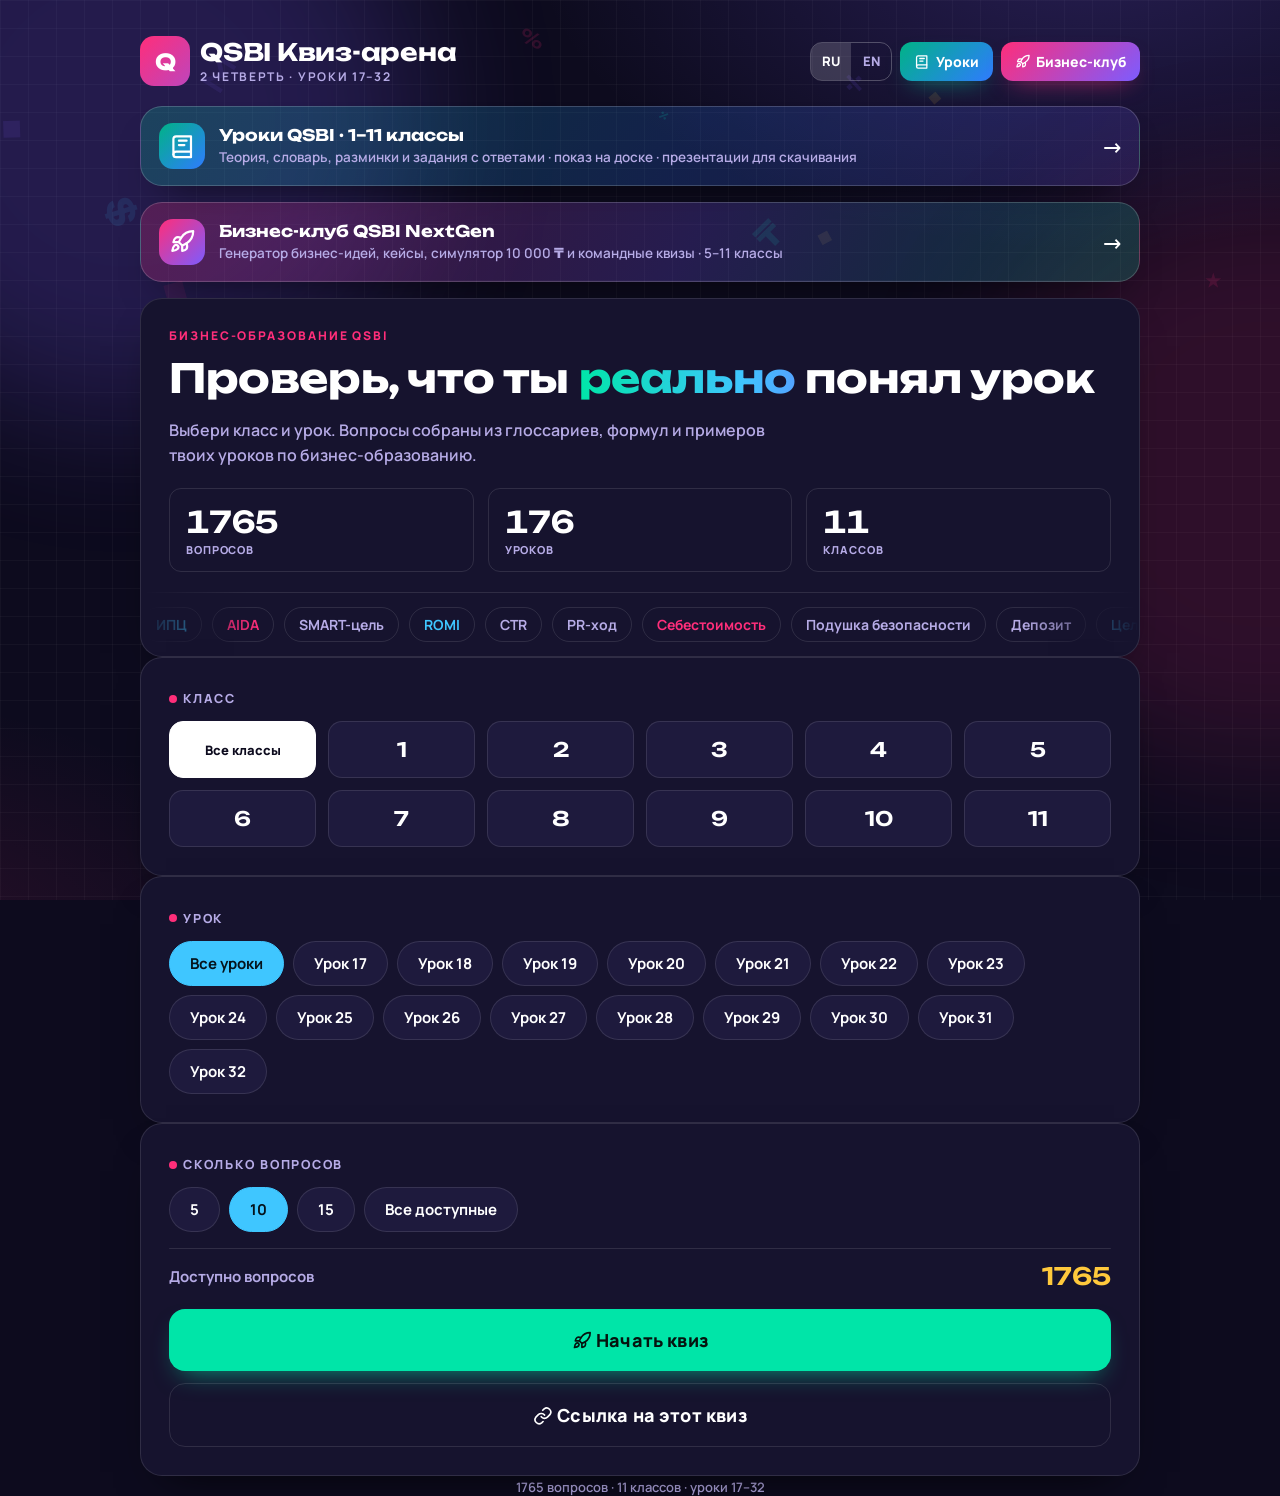
<file: index.html>
<!doctype html>
<html lang="ru">
<head>
<meta charset="utf-8">
<meta name="viewport" content="width=device-width,initial-scale=1,viewport-fit=cover">
<title>QSBI Квиз-арена</title>
<meta name="description" content="Квиз по бизнес-образованию QSBI: 1–11 классы, уроки 17–32 второй четверти.">
<meta name="theme-color" content="#140F30">
<link rel="manifest" href="manifest.webmanifest">
<link rel="icon" href="icons/icon-192.png" type="image/png">
<link rel="apple-touch-icon" href="icons/apple-touch-icon.png">
<meta name="apple-mobile-web-app-capable" content="yes">
<meta name="apple-mobile-web-app-title" content="QSBI Квиз">
<link rel="preconnect" href="https://fonts.googleapis.com">
<link rel="preconnect" href="https://fonts.gstatic.com" crossorigin>
<link href="https://fonts.googleapis.com/css2?family=Unbounded:wght@500;600;700&family=Manrope:wght@500;600;700;800&display=swap" rel="stylesheet">
<style>
/* QSym: the 17 symbols the site uses (₸ → − ÷ ≈ ★ ≠ ✕ ↺ ↗ ◆ ∑ ² ← ✔ ▶ ∞), cut from DejaVu Sans (free licence,
   dejavu-fonts.github.io). Shipped inside the page so old systems without these glyphs still show them. */
@font-face{font-family:'QSym';font-weight:400;font-display:block;src:url([data-uri]) format('woff2');unicode-range:U+20B8,U+2192,U+2212,U+00F7,U+2248,U+2605,U+2260,U+2715,U+21BA,U+2197,U+25C6,U+2211,U+00B2,U+2190,U+2714,U+25B6,U+221E}
@font-face{font-family:'QSym';font-weight:700;font-display:block;src:url([data-uri]) format('woff2');unicode-range:U+20B8,U+2192,U+2212,U+00F7,U+2248,U+2605,U+2260,U+2715,U+21BA,U+2197,U+25C6,U+2211,U+00B2,U+2190,U+2714,U+25B6,U+221E}
</style>
<style>
:root{
  --bg:#140F30;
  --bg2:#1D1550;
  --surface:#241A63;
  --surface2:#2E2278;
  --ink:#FFFFFF;
  --muted:#B6ABE6;
  --line:rgba(255,255,255,.16);
  --outline:#0A0620;
  --pink:#FF2E7A;
  --pink-deep:#C4195C;
  --yellow:#FFC93C;
  --yellow-deep:#E6A400;
  --mint:#00E5A8;
  --mint-deep:#00AE80;
  --blue:#3FC6FF;
  --blue-deep:#1C97D1;
  --shadow-pop: 0 10px 0 rgba(0,0,0,.35);
}
*{box-sizing:border-box;}
html,body{height:100%;}
body{
  margin:0;
  background:
    radial-gradient(circle at 15% 8%, rgba(255,46,122,.25), transparent 40%),
    radial-gradient(circle at 85% 12%, rgba(63,198,255,.22), transparent 45%),
    radial-gradient(circle at 50% 95%, rgba(0,229,168,.18), transparent 45%),
    var(--bg);
  color:var(--ink);
  font-family:var(--body);
  padding-inline:16px;
  padding-block:24px 40px;
  min-height:calc(100% - 0px);
  position:relative;
  overflow-x:hidden;
}
h1,h2,h3{font-family:var(--display);margin:0;}
[hidden]{display:none!important;}
button{font-family:inherit;}

/* floating decorative shapes */
@media (prefers-reduced-motion: reduce){*{animation:none!important;transition:none!important;}}
.app{max-width:560px;margin:0 auto;position:relative;z-index:1;display:flex;flex-direction:column;gap:16px;}

.brand{display:flex;align-items:center;justify-content:space-between;gap:10px;}
.brand .logo{display:flex;align-items:center;gap:10px;}
.brand .badge{
  width:42px;height:42px;border-radius:14px;background:linear-gradient(145deg,var(--yellow),var(--pink));
  border:3px solid var(--outline);display:flex;align-items:center;justify-content:center;
  font-family:var(--display);font-weight:800;font-size:20px;color:var(--outline);
  transform:rotate(-6deg);box-shadow:3px 4px 0 var(--outline);
}
.brand h1{font-size:22px;font-weight:800;letter-spacing:.01em;}
.brand .sub{font-size:11px;color:var(--muted);font-weight:700;text-transform:uppercase;letter-spacing:.08em;margin-top:1px;}

.card{
  background:var(--surface);
  border:3px solid var(--outline);
  border-radius:22px;
  padding:20px;
  box-shadow:0 8px 0 var(--outline), 0 14px 26px -10px rgba(0,0,0,.55);
}
.lede{color:var(--muted);font-size:14.5px;line-height:1.55;font-weight:600;}

.section-label{
  display:inline-flex;align-items:center;gap:6px;
  font-family:var(--display);font-weight:700;font-size:13px;color:var(--yellow);
  text-transform:uppercase;letter-spacing:.04em;margin-bottom:10px;
}
.section-label .dot{width:8px;height:8px;border-radius:50%;background:var(--yellow);box-shadow:0 0 10px var(--yellow);}

/* grade grid - planet badges */
.grid-grades{display:grid;grid-template-columns:repeat(4,1fr);gap:9px;}
@media (max-width:380px){.grid-grades{grid-template-columns:repeat(3,1fr);}}
.tile{
  position:relative;border:3px solid var(--outline);background:var(--surface2);color:var(--ink);
  border-radius:16px;padding:10px 0;font-family:var(--display);font-weight:700;font-size:17px;
  cursor:pointer;text-align:center;box-shadow:0 5px 0 var(--outline);transition:transform .08s ease, box-shadow .08s ease;
}
.tile:hover{transform:translateY(-2px);}
.tile:active{transform:translateY(3px);box-shadow:0 2px 0 var(--outline);}
.tile.active{background:linear-gradient(145deg,var(--pink),var(--pink-deep));box-shadow:0 5px 0 var(--pink-deep), 0 0 0 3px rgba(255,46,122,.3);}
.tile.all{grid-column:span 2;font-family:var(--body);font-weight:800;font-size:13px;}
@media (max-width:380px){.tile.all{grid-column:span 3;}}

.chip-row{display:flex;flex-wrap:wrap;gap:9px;}
.chip{
  border:3px solid var(--outline);background:var(--surface2);color:var(--ink);
  border-radius:999px;padding:9px 18px;font-size:13.5px;font-weight:800;font-family:var(--body);
  cursor:pointer;box-shadow:0 4px 0 var(--outline);transition:transform .08s ease, box-shadow .08s ease;
}
.chip:hover{transform:translateY(-2px);}
.chip:active{transform:translateY(2px);box-shadow:0 2px 0 var(--outline);}
.chip.active{background:linear-gradient(145deg,var(--blue),var(--blue-deep));box-shadow:0 4px 0 var(--blue-deep);}
.chip[disabled]{opacity:.3;cursor:not-allowed;pointer-events:none;}

.divider{height:3px;background:repeating-linear-gradient(90deg,var(--line) 0 8px, transparent 8px 16px);margin:6px 0;border-radius:3px;}

.pool-line{display:flex;align-items:center;justify-content:space-between;font-size:13.5px;font-weight:700;color:var(--muted);}
.pool-line strong{font-family:var(--display);color:var(--yellow);font-size:20px;}
.best-badge{
  margin-top:10px;font-family:var(--display);font-weight:700;font-size:13px;color:var(--outline);
  background:linear-gradient(145deg,var(--yellow),var(--yellow-deep));display:inline-block;
  padding:6px 14px;border-radius:999px;border:2.5px solid var(--outline);transform:rotate(-2deg);
}

.btn{
  border:3px solid var(--outline);border-radius:18px;padding:16px 20px;font-size:17px;font-weight:800;
  font-family:var(--display);cursor:pointer;width:100%;transition:transform .08s ease, box-shadow .08s ease;
}
.btn-primary{background:linear-gradient(145deg,var(--mint),var(--mint-deep));color:var(--outline);box-shadow:0 7px 0 var(--mint-deep);}
.btn-primary:hover{transform:translateY(-2px);}
.btn-primary:active{transform:translateY(5px);box-shadow:0 2px 0 var(--mint-deep);}
.btn-primary[disabled]{background:#4a4470;color:#8d84b5;box-shadow:0 7px 0 #352f58;cursor:not-allowed;}
.btn-ghost{background:var(--surface2);color:var(--ink);box-shadow:0 7px 0 var(--outline);}
.btn-ghost:hover{transform:translateY(-2px);}
.btn-ghost:active{transform:translateY(5px);box-shadow:0 2px 0 var(--outline);}

footer{text-align:center;font-size:11.5px;color:var(--muted);font-weight:700;margin-top:2px;}


/* ---------- quiz progress bar ---------- */
.progress-wrap{display:flex;flex-direction:column;gap:8px;}
.progress-top{display:flex;justify-content:space-between;align-items:center;}
.progress-count{font-family:var(--display);font-weight:700;font-size:13px;color:var(--muted);}
.milestones{position:relative;height:22px;}
.progress-track{
  position:absolute;top:50%;left:0;right:0;height:14px;transform:translateY(-50%);
  background:var(--surface2);border-radius:999px;border:2.5px solid var(--outline);overflow:hidden;
}
.progress-fill{
  height:100%;background:linear-gradient(90deg,var(--mint),var(--blue));border-radius:999px;
  transition:width .35s cubic-bezier(.34,1.56,.64,1);position:relative;
}
.milestone-row{position:absolute;top:50%;left:0;right:0;transform:translateY(-50%);display:flex;justify-content:space-between;pointer-events:none;}
.milestone{width:18px;height:18px;border-radius:50%;background:var(--surface);border:2.5px solid var(--outline);
  display:flex;align-items:center;justify-content:center;font-size:9px;transition:background .3s ease, transform .3s ease;}
.milestone.lit{background:var(--yellow);transform:scale(1.25);box-shadow:0 0 8px var(--yellow);}

.score-strip{display:flex;gap:10px;justify-content:space-between;}
.pill{
  flex:1;background:var(--surface2);border:2.5px solid var(--outline);border-radius:14px;
  padding:7px 10px;text-align:center;
}
.pill .plabel{font-size:9.5px;font-weight:800;color:var(--muted);text-transform:uppercase;letter-spacing:.05em;}
.pill .pval{font-family:var(--display);font-weight:800;font-size:19px;}
.pill.correct .pval{color:var(--mint);}
.pill.wrong .pval{color:var(--pink);}
.pill.streak .pval{color:var(--yellow);}
.pill.streak.hot .pval{animation:flicker 1s ease-in-out infinite;}
@keyframes flicker{0%,100%{transform:scale(1);}50%{transform:scale(1.15);}}

.topic-tag{
  display:inline-flex;align-items:center;gap:6px;background:var(--surface2);color:var(--muted);
  border-radius:999px;padding:6px 14px;font-size:11.5px;font-weight:800;border:2px solid var(--line);
}
.qcard{
  background:var(--surface2);border:3px solid var(--outline);border-radius:20px;padding:18px;
  margin-top:14px;transform:rotate(-0.6deg);box-shadow:0 6px 0 var(--outline);
}
.qcard.shake{animation:shake .4s ease;}
@keyframes shake{0%,100%{transform:rotate(-0.6deg) translateX(0);}20%{transform:rotate(-0.6deg) translateX(-8px);}
  40%{transform:rotate(-0.6deg) translateX(7px);}60%{transform:rotate(-0.6deg) translateX(-5px);}80%{transform:rotate(-0.6deg) translateX(4px);}}
.qtext{font-size:19px;line-height:1.35;font-weight:800;font-family:var(--display);margin-top:10px;}

.opts{display:grid;grid-template-columns:1fr 1fr;gap:10px;margin-top:16px;}
@media (max-width:420px){.opts{grid-template-columns:1fr;}}
.opt{
  display:flex;align-items:center;gap:10px;text-align:left;
  border:3px solid var(--outline);background:var(--surface);border-radius:16px;
  padding:13px 14px;font-size:14px;font-weight:700;color:var(--ink);
  cursor:pointer;font-family:var(--body);box-shadow:0 5px 0 var(--outline);
  transition:transform .08s ease, box-shadow .08s ease;position:relative;overflow:hidden;
}
.opt:hover:not([disabled]){transform:translateY(-2px);}
.opt:active:not([disabled]){transform:translateY(3px);box-shadow:0 2px 0 var(--outline);}
.opt .letter{
  flex:none;width:28px;height:28px;border-radius:9px;background:var(--surface2);
  border:2.5px solid var(--outline);display:flex;align-items:center;justify-content:center;
  font-family:var(--display);font-size:13px;font-weight:800;color:var(--muted);
}
.opt.correct{background:linear-gradient(145deg,var(--mint),var(--mint-deep));color:var(--outline);animation:pop .4s ease;}
.opt.correct .letter{background:var(--outline);color:var(--mint);}
.opt.wrong{background:linear-gradient(145deg,var(--pink),var(--pink-deep));color:#fff;animation:shake .4s ease;}
.opt.wrong .letter{background:var(--outline);color:var(--pink);}
.opt[disabled]{cursor:default;}
.opt[disabled]:not(.correct):not(.wrong){opacity:.4;}
@keyframes pop{0%{transform:scale(1);}45%{transform:scale(1.07);}100%{transform:scale(1);}}

.footline{margin-top:18px;}
#next-btn{opacity:0;transform:translateY(10px);pointer-events:none;transition:opacity .25s ease, transform .25s ease;}
#next-btn.show{opacity:1;transform:translateY(0);pointer-events:auto;}

/* ---------- result screen ---------- */
.result-hero{text-align:center;padding-block:6px 4px;position:relative;}
.medal{width:90px;height:90px;margin:0 auto 6px;position:relative;animation:medalIn .6s cubic-bezier(.34,1.56,.64,1);}
@keyframes medalIn{0%{transform:scale(0) rotate(-40deg);}100%{transform:scale(1) rotate(0);}}
.medal .ribbon{position:absolute;top:-10px;left:50%;transform:translateX(-50%);display:flex;gap:4px;}
.medal .ribbon i{width:14px;height:34px;background:var(--pink);clip-path:polygon(0 0,100% 0,100% 100%,50% 80%,0 100%);}
.medal .ribbon i:last-child{background:var(--blue);}
.medal .disc{
  width:84px;height:84px;border-radius:50%;margin:0 auto;border:4px solid var(--outline);
  display:flex;align-items:center;justify-content:center;font-family:var(--display);font-weight:800;font-size:30px;
  background:linear-gradient(160deg,var(--yellow),#ffdf85);color:var(--outline);
  box-shadow:0 6px 0 var(--yellow-deep);
}
.medal.silver .disc{background:linear-gradient(160deg,#eaeaf2,#b9b9c9);box-shadow:0 6px 0 #8f8fa0;}
.medal.bronze .disc{background:linear-gradient(160deg,#e3a26a,#b9743b);box-shadow:0 6px 0 #8e5a2b;}
.result-pct{font-family:var(--display);font-weight:800;font-size:46px;line-height:1;margin-top:8px;}
.result-sub{color:var(--muted);font-size:14px;margin-top:4px;font-weight:700;}

.result-breakdown{display:flex;gap:10px;margin-top:16px;}
.stat-box{flex:1;background:var(--surface2);border:2.5px solid var(--outline);border-radius:14px;padding:12px;text-align:center;}
.stat-box .num{font-family:var(--display);font-size:22px;font-weight:800;}
.stat-box .lbl{font-size:10.5px;color:var(--muted);margin-top:2px;text-transform:uppercase;font-weight:800;letter-spacing:.04em;}

.review-list{display:flex;flex-direction:column;gap:10px;margin-top:14px;}
.review-item{border:2.5px solid var(--line);border-radius:14px;padding:12px 14px;font-size:13px;background:var(--surface2);}
.review-item .rt{font-size:10.5px;color:var(--muted);text-transform:uppercase;letter-spacing:.05em;margin-bottom:4px;font-weight:800;}
.review-item .rq{font-weight:800;margin-bottom:6px;}
.review-item .ra{color:var(--mint);font-weight:800;}

.actions{display:flex;gap:10px;margin-top:18px;}
canvas#confetti{position:fixed;inset:0;pointer-events:none;z-index:50;}
</style>

<style>
.explain{margin-top:14px;padding:12px 14px;border-radius:14px;border:2.5px solid var(--outline);font-size:14px;line-height:1.45;font-weight:700;}
.explain.ok{background:rgba(0,229,168,.16);}
.explain.no{background:rgba(255,46,122,.16);}
.explain strong{font-family:var(--display);font-weight:800;}
.review-item .rx{color:var(--muted);font-weight:700;margin-top:6px;line-height:1.4;}
.toast{position:fixed;left:50%;bottom:24px;transform:translateX(-50%);z-index:60;background:var(--yellow);color:var(--outline);
  border:3px solid var(--outline);border-radius:999px;padding:10px 18px;font-weight:800;box-shadow:0 5px 0 var(--outline);max-width:calc(100% - 32px);text-align:center;}
button:focus-visible{outline:3px solid var(--yellow);outline-offset:3px;}
.share-row{margin-top:12px;}
.toast-input{display:block;width:100%;margin-top:6px;font:inherit;font-size:12px;border:2px solid var(--outline);border-radius:10px;padding:6px 8px;background:#fff;color:var(--outline);}
.progress-count{white-space:nowrap;flex:none;margin-left:8px;}
</style>
<style>
/* Teen restyle: flat panels on a faint grid, Unbounded for display, Manrope for reading. */
:root{
  --display:'QSym','Unbounded','Manrope',system-ui,sans-serif;
  --body:'QSym','Manrope',system-ui,-apple-system,sans-serif;
  --bg:#0D0B1E; --surface:#16132E; --surface2:#1E1A3D; --line:rgba(255,255,255,.11); --violet:#7C5CFF;
}
body{
  font-family:var(--body);
  background:
    radial-gradient(900px 520px at 85% -8%, rgba(124,92,255,.24), transparent 62%),
    radial-gradient(760px 460px at -12% 108%, rgba(255,46,122,.13), transparent 60%),
    linear-gradient(rgba(255,255,255,.03) 1px, transparent 1px) 0 0/28px 28px,
    linear-gradient(90deg, rgba(255,255,255,.03) 1px, transparent 1px) 0 0/28px 28px,
    var(--bg);
  background-attachment:fixed;
}
.card{border:1px solid var(--line);border-radius:18px;box-shadow:0 22px 44px -26px rgba(0,0,0,.85);background:var(--surface);}
.brand .badge{transform:none;box-shadow:none;border:0;border-radius:12px;background:linear-gradient(135deg,var(--pink),var(--violet));color:#fff;font-family:var(--display);font-weight:700;font-size:18px;}
.brand h1{font-family:var(--display);font-weight:700;font-size:19px;letter-spacing:-.01em;}
.brand .sub{letter-spacing:.14em;}
.lede{font-weight:600;}
.section-label{font-family:var(--body);font-weight:800;font-size:11.5px;letter-spacing:.14em;color:var(--muted);}
.section-label .dot{background:var(--pink);box-shadow:none;}
.tile{border:1px solid var(--line);box-shadow:none;background:var(--surface2);font-family:var(--display);font-weight:600;font-size:16px;border-radius:12px;transition:background .15s ease,border-color .15s ease,transform .08s ease;}
.tile:hover{transform:none;border-color:rgba(255,255,255,.3);}
.tile:active{transform:scale(.97);box-shadow:none;}
.tile.active{background:#fff;color:var(--bg);border-color:#fff;box-shadow:none;}
.tile.all{font-family:var(--body);}
.chip{border:1px solid var(--line);box-shadow:none;background:var(--surface2);font-family:var(--body);font-weight:700;transition:background .15s ease,border-color .15s ease;}
.chip:hover{transform:none;border-color:rgba(255,255,255,.3);}
.chip:active{transform:scale(.97);box-shadow:none;}
.chip.active{background:var(--blue);color:#05131B;border-color:var(--blue);box-shadow:none;}
.divider{height:1px;background:var(--line);}
.pool-line strong{font-weight:600;font-size:19px;}
.best-badge{transform:none;border:1px solid rgba(255,201,60,.4);background:rgba(255,201,60,.1);color:var(--yellow);font-family:var(--body);font-weight:800;}
.btn{border:0;border-radius:14px;font-family:var(--body);font-weight:800;font-size:16px;letter-spacing:.01em;}
.btn-primary{background:var(--mint);color:#05140F;box-shadow:0 12px 26px -12px rgba(0,229,168,.65);}
.btn-primary:hover{transform:translateY(-1px);}
.btn-primary:active{transform:translateY(1px);box-shadow:none;}
.btn-primary[disabled]{background:#26214A;color:#6F6898;box-shadow:none;}
.btn-ghost{background:transparent;border:1px solid var(--line);color:var(--ink);box-shadow:none;}
.btn-ghost:hover{transform:none;border-color:rgba(255,255,255,.32);}
.btn-ghost:active{transform:scale(.99);box-shadow:none;}
footer{font-weight:600;}
.progress-top{gap:10px;}
.pt-right{display:flex;align-items:center;gap:8px;flex:none;}
.progress-count{font-family:var(--display);font-weight:500;font-size:12px;margin-left:0;font-variant-numeric:tabular-nums;}
.icon-btn{width:34px;height:34px;border-radius:10px;border:1px solid var(--line);background:transparent;color:var(--muted);font-size:15px;line-height:1;cursor:pointer;display:grid;place-items:center;}
.icon-btn:hover{color:var(--ink);border-color:rgba(255,255,255,.32);}
.milestones{height:6px;}
.progress-track{border:0;height:6px;background:rgba(255,255,255,.08);}
.milestone-row{display:none;}
.pill{border:1px solid var(--line);background:transparent;border-radius:12px;}
.pill .pval{font-weight:600;font-size:18px;font-variant-numeric:tabular-nums;}
.topic-tag{font-family:var(--body);font-weight:700;border:1px solid var(--line);background:transparent;min-width:0;}
@keyframes nudge{0%,100%{transform:translateX(0);}25%{transform:translateX(-6px);}50%{transform:translateX(5px);}75%{transform:translateX(-3px);}}
.qcard{transform:none;border:1px solid var(--line);box-shadow:none;background:var(--surface2);border-radius:16px;}
.qcard.shake{animation:nudge .35s ease;}
.qtext{font-family:var(--body);font-weight:800;font-size:19px;letter-spacing:-.01em;line-height:1.38;}
.opt{border:1px solid var(--line);box-shadow:none;background:var(--surface);border-radius:12px;font-family:var(--body);font-weight:600;transition:border-color .15s ease,background .15s ease;}
.opt:hover:not([disabled]){transform:none;border-color:rgba(255,255,255,.34);}
.opt:active:not([disabled]){transform:scale(.99);box-shadow:none;}
.opt .letter{border:1px solid var(--line);background:transparent;font-family:var(--display);font-weight:600;font-size:11px;border-radius:8px;}
.opt.correct{background:rgba(0,229,168,.14);border-color:var(--mint);color:var(--ink);animation:none;}
.opt.correct .letter{background:var(--mint);color:#05140F;border-color:var(--mint);}
.opt.wrong{background:rgba(255,46,122,.14);border-color:var(--pink);color:var(--ink);animation:nudge .35s ease;}
.opt.wrong .letter{background:var(--pink);color:#fff;border-color:var(--pink);}
.explain{border-width:1px;border-radius:12px;font-weight:600;}
.explain.ok{border-color:rgba(0,229,168,.45);background:rgba(0,229,168,.08);}
.explain.no{border-color:rgba(255,46,122,.45);background:rgba(255,46,122,.08);}
.explain strong{font-family:var(--body);}
.medal .ribbon{display:none;}
.medal .disc{border:0;box-shadow:none;font-size:34px;}
.result-pct{font-weight:700;font-size:44px;letter-spacing:-.02em;font-variant-numeric:tabular-nums;}
.stat-box{border:1px solid var(--line);background:transparent;border-radius:12px;}
.stat-box .num{font-weight:600;font-variant-numeric:tabular-nums;}
.review-item{border:1px solid var(--line);border-radius:12px;}
.toast{border:0;box-shadow:0 14px 34px -12px rgba(0,0,0,.75);}
button:focus-visible{outline:2px solid var(--blue);outline-offset:3px;}
.quit-panel{position:fixed;inset:0;z-index:70;display:grid;place-items:center;
  padding:max(16px,env(safe-area-inset-top,0px)) max(16px,env(safe-area-inset-right,0px)) max(16px,env(safe-area-inset-bottom,0px)) max(16px,env(safe-area-inset-left,0px));
  background:rgba(6,5,16,.72);backdrop-filter:blur(6px);-webkit-backdrop-filter:blur(6px);}
.quit-box{width:100%;max-width:400px;background:var(--surface);border:1px solid var(--line);border-radius:18px;padding:22px;box-shadow:0 30px 60px -20px rgba(0,0,0,.9);}
.quit-title{font-family:var(--display);font-weight:700;font-size:19px;}
.quit-text{color:var(--muted);font-weight:600;line-height:1.5;margin:10px 0 18px;}
.quit-actions{display:flex;flex-direction:column;gap:10px;}
</style>
<style>
/* Graphics: symbol background, topic icons, score ring */
canvas#bg-symbols{position:fixed;inset:0;z-index:0;pointer-events:none;}
.ico{width:1em;height:1em;flex:none;vertical-align:-0.15em;}
.lesson-chip{display:inline-flex;align-items:center;gap:8px;text-align:left;max-width:100%;}
.lesson-chip .ico{width:18px;height:18px;color:var(--pink);}
.lesson-chip.active .ico{color:#05131B;}
.lesson-chip .ln{font-family:var(--display);font-weight:600;font-size:12px;opacity:.75;}
.lesson-chip .lt{min-width:0;}
#lesson-chips.with-topics{display:grid;grid-template-columns:1fr;gap:8px;}
#lesson-chips.with-topics .chip{border-radius:12px;padding:11px 14px;justify-content:flex-start;}
.topic-tag{display:inline-flex;align-items:center;gap:7px;}
.topic-tag .ico{width:15px;height:15px;color:var(--pink);}
.qcard{position:relative;overflow:hidden;}
.q-mark{position:absolute;right:-18px;top:-18px;width:120px;height:120px;color:var(--violet);opacity:.13;pointer-events:none;}
.q-mark svg{width:100%;height:100%;stroke-width:1.2;}
.qtext,.opts,.explain{position:relative;}
.ring-wrap{position:relative;width:168px;height:168px;margin:4px auto 6px;}
.ring-wrap svg{width:100%;height:100%;}
.ring-bg{fill:none;stroke:rgba(255,255,255,.08);stroke-width:10;}
.ring-fg{fill:none;stroke-width:10;stroke-linecap:round;}
.ring-stop-a{stop-color:var(--mint);} .ring-stop-b{stop-color:var(--blue);}
.ring-wrap.good .ring-stop-a{stop-color:var(--blue);} .ring-wrap.good .ring-stop-b{stop-color:var(--violet);}
.ring-wrap.low .ring-stop-a{stop-color:var(--pink);} .ring-wrap.low .ring-stop-b{stop-color:var(--yellow);}
.ring-center{position:absolute;inset:0;display:grid;place-content:center;text-align:center;gap:4px;}
.ring-center .result-pct{margin:0;font-size:40px;}
.ring-label{font-size:11px;font-weight:800;letter-spacing:.14em;text-transform:uppercase;color:var(--muted);}
</style>
<style>
/* Motion layer. The global prefers-reduced-motion rule switches all of it off. */
@keyframes fadeUp{from{opacity:0;transform:translateY(12px);}to{opacity:1;transform:none;}}
@keyframes qIn{from{opacity:0;transform:translateX(22px);}to{opacity:1;transform:none;}}
.enter{animation:fadeUp .45s cubic-bezier(.2,.8,.2,1) both;animation-delay:calc(var(--i,0) * var(--step,45ms));}
.screen-in{animation:fadeUp .35s cubic-bezier(.2,.8,.2,1) both;}
.q-in{animation:qIn .4s cubic-bezier(.2,.8,.2,1) both;}
.explain:not([hidden]){animation:fadeUp .3s ease both;}

/* aurora behind everything */
.aurora{position:fixed;inset:-25%;z-index:0;pointer-events:none;filter:blur(70px);opacity:.5;}
.aurora i{position:absolute;width:46vmax;height:46vmax;border-radius:50%;}
.aurora i:nth-child(1){background:rgba(124,92,255,.42);left:8%;top:4%;animation:drift1 26s ease-in-out infinite alternate;}
.aurora i:nth-child(2){background:rgba(255,46,122,.28);right:2%;top:30%;animation:drift2 31s ease-in-out infinite alternate;}
.aurora i:nth-child(3){background:rgba(0,229,168,.20);left:30%;bottom:0;animation:drift3 23s ease-in-out infinite alternate;}
@keyframes drift1{to{transform:translate(18vw,22vh) scale(1.15);}}
@keyframes drift2{to{transform:translate(-22vw,14vh) scale(.88);}}
@keyframes drift3{to{transform:translate(12vw,-22vh) scale(1.2);}}

/* pointer spotlight on cards */
.card{position:relative;isolation:isolate;}
.card::before{content:"";position:absolute;inset:0;border-radius:inherit;pointer-events:none;z-index:-1;
  background:radial-gradient(280px circle at var(--mx,-999px) var(--my,-999px),rgba(255,255,255,.07),transparent 62%);}

/* hero */
.hero{overflow:hidden;}
.hero-kicker{font-size:11px;font-weight:800;letter-spacing:.16em;text-transform:uppercase;color:var(--pink);}
.hero-title{font-family:var(--display);font-weight:700;font-size:23px;line-height:1.2;letter-spacing:-.01em;margin:8px 0 10px;text-wrap:balance;}
.hl{background:linear-gradient(90deg,var(--mint),var(--blue),var(--violet),var(--pink),var(--mint));background-size:300% 100%;
  -webkit-background-clip:text;background-clip:text;color:transparent;animation:hlFlow 6s linear infinite;}
@keyframes hlFlow{to{background-position:300% 0;}}
.hero-stats{display:grid;grid-template-columns:repeat(3,1fr);gap:10px;margin-top:16px;}
.hero-stats div{border:1px solid var(--line);border-radius:12px;padding:10px 12px;display:flex;flex-direction:column;gap:2px;}
.hero-stats b{font-family:var(--display);font-weight:600;font-size:22px;font-variant-numeric:tabular-nums;}
.hero-stats span{font-size:11px;font-weight:800;letter-spacing:.08em;text-transform:uppercase;color:var(--muted);}
.ticker{margin:16px -20px -20px;padding:12px 0;border-top:1px solid var(--line);overflow:hidden;
  -webkit-mask-image:linear-gradient(90deg,transparent,#000 12%,#000 88%,transparent);mask-image:linear-gradient(90deg,transparent,#000 12%,#000 88%,transparent);}
.ticker-track{display:flex;gap:10px;width:max-content;animation:marquee 38s linear infinite;}
.tk{white-space:nowrap;font-size:12.5px;font-weight:700;color:var(--muted);border:1px solid var(--line);border-radius:999px;padding:6px 12px;}
.tk:nth-child(3n+1){color:var(--blue);} .tk:nth-child(5n+2){color:var(--pink);}
@keyframes marquee{to{transform:translateX(-50%);}}

/* brand badge colour flow */
.brand .badge{background-size:200% 200%;animation:badgeFlow 8s ease-in-out infinite alternate;}
@keyframes badgeFlow{to{background-position:100% 100%;}}

/* buttons: light sweep on the main action */
.btn{position:relative;overflow:hidden;}
.btn-primary:not([disabled])::after{content:"";position:absolute;top:0;bottom:0;left:-60%;width:40%;pointer-events:none;
  background:linear-gradient(100deg,transparent,rgba(255,255,255,.45),transparent);transform:skewX(-20deg);animation:sweep 3.4s ease-in-out infinite;}
@keyframes sweep{0%,62%{left:-60%;}100%{left:130%;}}
.tile:hover{box-shadow:0 10px 24px -12px rgba(124,92,255,.9);}
.tile.active{animation:pop .3s ease;}
@keyframes pop{40%{transform:scale(1.08);}}
@keyframes wiggle{25%{transform:rotate(-12deg);}75%{transform:rotate(10deg);}}
.lesson-chip:hover .ico{animation:wiggle .5s ease;}

/* quiz */
.progress-fill{background:linear-gradient(90deg,var(--mint),var(--blue),var(--violet),var(--mint));background-size:300% 100%;animation:flow 4s linear infinite;}
@keyframes flow{to{background-position:300% 0;}}
.bump{animation:bump .4s ease;}
@keyframes bump{40%{transform:scale(1.35);}}
.pill .pval{display:inline-block;}
.q-mark{animation:float 7s ease-in-out infinite;}
@keyframes float{50%{transform:translateY(8px) rotate(-8deg);}}
.opt{position:relative;overflow:hidden;}
.fx-ripple{position:absolute;left:50%;top:50%;width:20px;height:20px;margin:-10px;border-radius:50%;
  background:rgba(0,229,168,.45);pointer-events:none;animation:ripple .75s ease-out forwards;}
@keyframes ripple{to{transform:scale(30);opacity:0;}}
.fx-plus{position:fixed;z-index:65;font-family:var(--display);font-weight:700;font-size:20px;color:var(--mint);pointer-events:none;
  text-shadow:0 4px 16px rgba(0,229,168,.6);animation:plus .9s ease-out forwards;}
@keyframes plus{0%{opacity:0;transform:translateY(6px) scale(.8);}20%{opacity:1;transform:translateY(0) scale(1.15);}100%{opacity:0;transform:translateY(-40px);}}
.fx-streak{position:absolute;left:50%;top:-16px;z-index:5;transform:translateX(-50%);white-space:nowrap;
  background:linear-gradient(135deg,var(--yellow),var(--pink));color:#16061C;font-weight:800;border-radius:999px;padding:7px 15px;
  box-shadow:0 12px 26px -10px rgba(255,46,122,.75);animation:streakPop 1.5s ease forwards;}
@keyframes streakPop{0%{opacity:0;transform:translate(-50%,10px) scale(.6);}15%{opacity:1;transform:translate(-50%,0) scale(1.08);}
  25%{transform:translate(-50%,0) scale(1);}80%{opacity:1;}100%{opacity:0;transform:translate(-50%,-14px);}}

/* results */
.ring-wrap.top svg{animation:glow 2.4s ease-in-out infinite;}
@keyframes glow{50%{filter:drop-shadow(0 0 16px rgba(0,229,168,.55));}}
.ring-wrap svg{transform-origin:50% 50%;}
#screen-result .ring-wrap{animation:fadeUp .5s cubic-bezier(.2,.8,.2,1) both;}
</style>
<style>
/* Larger screens: a wider centred column with everything scaled up. Phones keep the base layout. */
@media (min-width: 720px){
  body{padding-block:36px 56px;}
  .app{max-width:860px;gap:20px;}
  .brand .badge{width:50px;height:50px;font-size:22px;border-radius:14px;}
  .brand h1{font-size:24px;}
  .brand .sub{font-size:12px;}
  .card{padding:28px;border-radius:22px;}
  .lede{font-size:16px;max-width:62ch;}
  .hero-kicker{font-size:12px;}
  .hero-title{font-size:34px;margin:10px 0 12px;}
  .hero-stats{gap:14px;margin-top:20px;}
  .hero-stats div{padding:14px 16px;}
  .hero-stats b{font-size:30px;}
  .ticker{margin:20px -28px -28px;padding:14px 0;}
  .tk{font-size:14px;padding:7px 14px;}
  .section-label{font-size:12.5px;margin-bottom:14px;}
  .grid-grades{grid-template-columns:repeat(6,1fr);gap:12px;}
  .tile{font-size:20px;padding:15px 0;border-radius:14px;}
  .tile.all{grid-column:span 1;font-size:13px;}
  .chip{font-size:15px;padding:11px 20px;}
  #lesson-chips.with-topics{grid-template-columns:1fr 1fr;gap:10px;}
  #lesson-chips.with-topics .chip:first-child{grid-column:1 / -1;}
  #lesson-chips.with-topics .chip{padding:14px 16px;}
  .lesson-chip .ico{width:22px;height:22px;}
  .pool-line{font-size:15px;}
  .pool-line strong{font-size:24px;}
  .btn{font-size:18px;padding:19px 24px;border-radius:16px;}
  footer{font-size:13px;}

  .topic-tag{font-size:13px;padding:8px 16px;}
  .topic-tag .ico{width:18px;height:18px;}
  .progress-count{font-size:14px;}
  .icon-btn{width:40px;height:40px;font-size:17px;}
  .milestones,.progress-track{height:8px;}
  .score-strip{gap:14px;}
  .pill{padding:10px 14px;}
  .pill .plabel{font-size:11px;}
  .pill .pval{font-size:24px;}
  .qcard{padding:30px;margin-top:18px;border-radius:20px;}
  .q-mark{width:170px;height:170px;right:-24px;top:-24px;}
  .qtext{font-size:27px;line-height:1.32;max-width:40ch;padding-right:90px;}
  .opts{gap:14px;margin-top:24px;}
  .opt{font-size:17px;padding:18px 18px;border-radius:14px;gap:14px;min-height:76px;}
  .opt .letter{width:34px;height:34px;font-size:13px;border-radius:10px;}
  .explain{font-size:16px;padding:16px 18px;margin-top:18px;}
  .footline{margin-top:22px;}

  .ring-wrap{width:220px;height:220px;}
  .ring-center .result-pct{font-size:54px;}
  .ring-label{font-size:12.5px;}
  .result-sub{font-size:16px;}
  .stat-box{padding:16px;}
  .stat-box .num{font-size:30px;}
  .stat-box .lbl{font-size:12px;}
  .review-list{display:grid;grid-template-columns:1fr 1fr;gap:12px;}
  .review-item{font-size:14.5px;padding:16px 18px;}
  .quit-box{max-width:460px;padding:28px;}
  .quit-title{font-size:22px;}
  .quit-text{font-size:16px;}
  .fx-plus{font-size:24px;}
}
@media (min-width: 1200px){
  .app{max-width:1000px;}
  .hero-title{font-size:40px;}
  .qtext{font-size:30px;}
  .opt{font-size:18px;min-height:84px;}
}
</style>
</head>
<body>

<div class="aurora" aria-hidden="true"><i></i><i></i><i></i></div>
<canvas id="bg-symbols" aria-hidden="true"></canvas>
<canvas id="confetti"></canvas>

<div class="app" id="app">

  <div class="brand">
    <div class="logo">
      <div class="badge">Q</div>
      <div>
        <h1 data-i18n="title">QSBI Квиз-арена</h1>
        <div class="sub" data-i18n="sub">2 четверть · уроки 17–32</div>
      </div>
    </div>
    <div class="top-links"><div class="lang-sw" role="group" aria-label="Язык / Language"><button type="button" data-lang="ru" aria-pressed="true">RU</button><button type="button" data-lang="en" aria-pressed="false">EN</button></div><a class="club-btn lessons-btn" href="lessons.html" aria-label="Уроки QSBI: теория, слайды и презентации" data-i18n-aria="lessonsAria"><i data-ic="book"></i> <span class="w" data-i18n="lessons">Уроки</span><span class="s" data-i18n="lessons">Уроки</span></a>
    <a class="club-btn" href="club.html" aria-label="Бизнес-клуб QSBI NextGen" data-i18n-aria="clubAria"><i data-ic="rocket"></i> <span class="w" data-i18n="club">Бизнес-клуб</span><span class="s" data-i18n="clubShort">Клуб</span></a></div>
    <style>
      .club-btn{flex:none;display:inline-flex;align-items:center;gap:6px;padding:10px 14px;border-radius:12px;text-decoration:none;color:#fff;font-family:var(--body);font-weight:800;font-size:14px;background:linear-gradient(135deg,var(--pink),var(--violet));box-shadow:0 10px 24px -12px rgba(255,46,122,.7)}
      .club-btn:hover{filter:brightness(1.1)}
      .top-links{display:flex;gap:8px;flex-wrap:wrap;justify-content:flex-end}
      .lessons-btn{background:linear-gradient(135deg,#00B386,#2F7BFF);box-shadow:0 10px 24px -12px rgba(0,229,168,.6)}
      .club-btn .s{display:none}
      @media (max-width:480px){.club-btn{padding:9px 11px;font-size:13px}.club-btn .w{display:none}.club-btn .s{display:inline}}
      .lang-sw{display:inline-flex;border:1px solid rgba(255,255,255,.25);border-radius:12px;overflow:hidden;flex:none}
      .lang-sw button{appearance:none;border:0;background:transparent;color:var(--muted);font:800 13px/1 var(--body);padding:10px 11px;cursor:pointer;min-width:40px}
      .lang-sw button[aria-pressed="true"]{background:rgba(255,255,255,.16);color:var(--ink)}
      .lang-sw button:focus-visible{outline:2px solid var(--yellow);outline-offset:-2px}
    </style>
  </div>

  <!-- ============ SETUP SCREEN ============ -->
  <div id="screen-setup">
    <a class="card club-banner lessons-banner" href="lessons.html">
      <span class="club-e" aria-hidden="true" data-ic="book"></span>
      <span class="club-t"><b data-i18n="lessonsBannerT">Уроки QSBI · 1–11 классы</b><span data-i18n="lessonsBannerS">Теория, словарь, разминки и задания с ответами · показ на доске · презентации для скачивания</span></span>
      <span class="club-go" aria-hidden="true">→</span>
    </a>
    <a class="card club-banner" href="club.html">
      <span class="club-e" aria-hidden="true" data-ic="rocket"></span>
      <span class="club-t"><b data-i18n="clubBannerT">Бизнес-клуб QSBI NextGen</b><span data-i18n="clubBannerS">Генератор бизнес-идей, кейсы, симулятор 10 000 ₸ и командные квизы · 5–11 классы</span></span>
      <span class="club-go" aria-hidden="true">→</span>
    </a>
    <style>
      .club-banner{display:flex;align-items:center;gap:14px;padding:16px 18px;margin-bottom:16px;text-decoration:none;color:var(--ink);background:linear-gradient(120deg,rgba(255,46,122,.22),rgba(124,92,255,.22) 55%,rgba(0,229,168,.18));border:1px solid rgba(255,255,255,.18)}
      .club-banner:hover{border-color:rgba(255,255,255,.4)}
      .lessons-banner{background:linear-gradient(120deg,rgba(0,229,168,.2),rgba(47,123,255,.2) 55%,rgba(124,92,255,.16))}
      .lessons-banner .club-e{background:linear-gradient(135deg,#00B386,#2F7BFF)}
      .club-e{flex:none;width:46px;height:46px;border-radius:14px;display:grid;place-items:center;font-size:24px;background:linear-gradient(135deg,var(--pink),var(--violet));color:#fff}
      .ic{width:1.1em;height:1.1em;vertical-align:-.2em;flex:none}
      .plabel .ic{color:var(--yellow)}
      .club-t{flex:1;min-width:0}
      .club-t b{display:block;font-family:var(--display);font-size:16px}
      .club-t span{color:var(--muted);font-size:13.5px;font-weight:600}
      .club-go{font-family:var(--display);font-size:22px;flex:none}
    </style>
    <div class="card hero">
      <div class="hero-kicker" data-i18n="kicker">Бизнес-образование QSBI</div>
      <h2 class="hero-title" data-i18n-html="heroTitle">Проверь, что ты <span class="hl">реально</span> понял урок</h2>
      <p class="lede" data-i18n="lede">Выбери класс и урок. Вопросы собраны из глоссариев, формул и примеров твоих уроков по бизнес-образованию.</p>
      <div class="hero-stats">
        <div><b id="hs-q">0</b><span data-i18n="statQ">вопросов</span></div>
        <div><b id="hs-l">0</b><span data-i18n="statL">уроков</span></div>
        <div><b id="hs-g">0</b><span data-i18n="statG">классов</span></div>
      </div>
      <div class="ticker" aria-hidden="true"><div class="ticker-track" id="ticker-track"><span class="tk">ИПЦ</span><span class="tk">AIDA</span><span class="tk">SMART-цель</span><span class="tk">ROMI</span><span class="tk">CTR</span><span class="tk">PR-ход</span><span class="tk">Себестоимость</span><span class="tk">Подушка безопасности</span><span class="tk">Депозит</span><span class="tk">Целевая аудитория</span><span class="tk">Диаграмма Ганта</span><span class="tk">Сторителлинг</span><span class="tk">Капитализация</span><span class="tk">Слоган</span><span class="tk">₸</span><span class="tk">ИПЦ</span><span class="tk">AIDA</span><span class="tk">SMART-цель</span><span class="tk">ROMI</span><span class="tk">CTR</span><span class="tk">PR-ход</span><span class="tk">Себестоимость</span><span class="tk">Подушка безопасности</span><span class="tk">Депозит</span><span class="tk">Целевая аудитория</span><span class="tk">Диаграмма Ганта</span><span class="tk">Сторителлинг</span><span class="tk">Капитализация</span><span class="tk">Слоган</span><span class="tk">₸</span></div></div>
    </div>

    <div class="card">
      <span class="section-label"><span class="dot"></span><span data-i18n="grade">Класс</span></span>
      <div class="grid-grades" id="grade-grid"></div>
    </div>

    <div class="card">
      <span class="section-label"><span class="dot"></span><span data-i18n="lesson">Урок</span></span>
      <div class="chip-row" id="lesson-chips"></div>
    </div>

    <div class="card">
      <span class="section-label"><span class="dot"></span><span data-i18n="howMany">Сколько вопросов</span></span>
      <div class="chip-row" id="count-chips"></div>
      <div class="divider" style="margin-top:16px;"></div>
      <div class="pool-line" style="margin-top:12px;">
        <span data-i18n="available">Доступно вопросов</span>
        <strong id="pool-count">0</strong>
      </div>
      <div id="best-line" class="best-badge" hidden></div>
      <div style="margin-top:18px;">
        <button class="btn btn-primary" id="start-btn" disabled><i data-ic="rocket"></i> <span data-i18n="start">Начать квиз</span></button>
      </div>
      <div class="share-row">
        <button class="btn btn-ghost" id="share-btn"><i data-ic="link"></i> <span data-i18n="share">Ссылка на этот квиз</span></button>
      </div>
    </div>

    <footer id="footer-stats"></footer>
  </div>

  <!-- ============ QUIZ SCREEN ============ -->
  <div id="screen-quiz" hidden>
    <div class="card">
      <div class="progress-wrap">
        <div class="progress-top">
          <span class="topic-tag" id="q-topic-tag">—</span>
          <div class="pt-right">
            <span class="progress-count" id="progress-count">1 / 10</span>
            <button class="icon-btn" id="quit-btn" type="button" aria-label="Выйти из квиза" title="Выйти (Esc)" data-i18n-aria="quitAria" data-i18n-title="quitTitle">✕</button>
          </div>
        </div>
        <div class="milestones">
          <div class="progress-track"><div class="progress-fill" id="progress-fill" style="width:0%"></div></div>
          <div class="milestone-row" id="milestone-row"></div>
        </div>
      </div>
      <div class="score-strip" style="margin-top:12px;">
        <div class="pill correct"><div class="plabel" data-i18n="correct">Верно</div><div class="pval" id="score-correct">0</div></div>
        <div class="pill wrong"><div class="plabel" data-i18n="wrong">Ошибки</div><div class="pval" id="score-wrong">0</div></div>
        <div class="pill streak" id="streak-pill"><div class="plabel"><span data-i18n="streak">Серия</span> <i data-ic="flame"></i></div><div class="pval" id="score-streak">0</div></div>
      </div>
      <div class="qcard" id="qcard">
        <span class="q-mark" id="q-mark" aria-hidden="true"></span>
        <div class="qtext" id="q-text">—</div>
        <div class="opts" id="q-opts"></div>
        <div class="explain" id="q-explain" aria-live="polite" hidden></div>
      </div>
      <div class="footline">
        <button class="btn btn-primary" id="next-btn" data-i18n="next">Дальше →</button>
      </div>
    </div>
  </div>

  <!-- ============ RESULT SCREEN ============ -->
  <div id="screen-result" hidden>
    <div class="card">
      <div class="result-hero">
        <div class="ring-wrap" id="score-ring">
          <svg viewBox="0 0 120 120" aria-hidden="true" focusable="false">
            <defs>
              <linearGradient id="ring-grad" x1="0" y1="0" x2="1" y2="1">
                <stop offset="0" class="ring-stop-a"/><stop offset="1" class="ring-stop-b"/>
              </linearGradient>
            </defs>
            <circle class="ring-bg" cx="60" cy="60" r="52"/>
            <circle class="ring-fg" cx="60" cy="60" r="52" stroke="url(#ring-grad)" transform="rotate(-90 60 60)"/>
          </svg>
          <div class="ring-center">
            <div class="result-pct" id="result-pct">0%</div>
            <div class="ring-label" id="ring-label" data-i18n="result">результат</div>
          </div>
        </div>
        <div class="result-sub" id="result-sub">—</div>
      </div>
      <div class="result-breakdown">
        <div class="stat-box"><div class="num" id="stat-total">0</div><div class="lbl" data-i18n="statQ">вопросов</div></div>
        <div class="stat-box"><div class="num" style="color:var(--mint)" id="stat-correct">0</div><div class="lbl" data-i18n="statCorrect">верно</div></div>
        <div class="stat-box"><div class="num" style="color:var(--pink)" id="stat-wrong">0</div><div class="lbl" data-i18n="statWrong">ошибок</div></div>
      </div>
      <div id="best-note" class="best-badge" style="display:block;text-align:center;margin:14px auto 0;max-width:fit-content;" hidden></div>

      <div id="review-wrap" hidden>
        <span class="section-label" style="display:inline-flex;margin-top:20px;"><span class="dot"></span><span data-i18n="review">Разобрать ошибки</span></span>
        <div class="review-list" id="review-list"></div>
      </div>

      <div class="actions">
        <button class="btn btn-ghost" id="change-btn" data-i18n="change">↺ Другое</button>
        <button class="btn btn-primary" id="retry-btn" data-i18n="retry">Ещё раз</button>
      </div>
    </div>
  </div>

</div>



<div class="quit-panel" id="quit-panel" role="dialog" aria-modal="true" aria-labelledby="quit-title" hidden>
  <div class="quit-box">
    <div class="quit-title" id="quit-title" data-i18n="quitQ">Выйти из квиза?</div>
    <p class="quit-text" id="quit-text"></p>
    <div class="quit-actions">
      <button class="btn btn-primary" id="quit-results" type="button" data-i18n="showResults">Показать итоги</button>
      <button class="btn btn-ghost" id="quit-menu" type="button" data-i18n="toMenu">Выйти в меню</button>
      <button class="btn btn-ghost" id="quit-cancel" type="button" data-i18n="continue">Продолжить квиз</button>
    </div>
  </div>
</div>
<div class="toast" id="toast" role="status" hidden></div>
<script src="icons.js"></script>
<script src="clicker.js"></script>
<script src="questions.js"></script>
<script src="i18n.js"></script>
<script src="graphics.js"></script>
<script src="fx.js"></script>
<script src="app.js"></script>
</body>
</html>
</file>
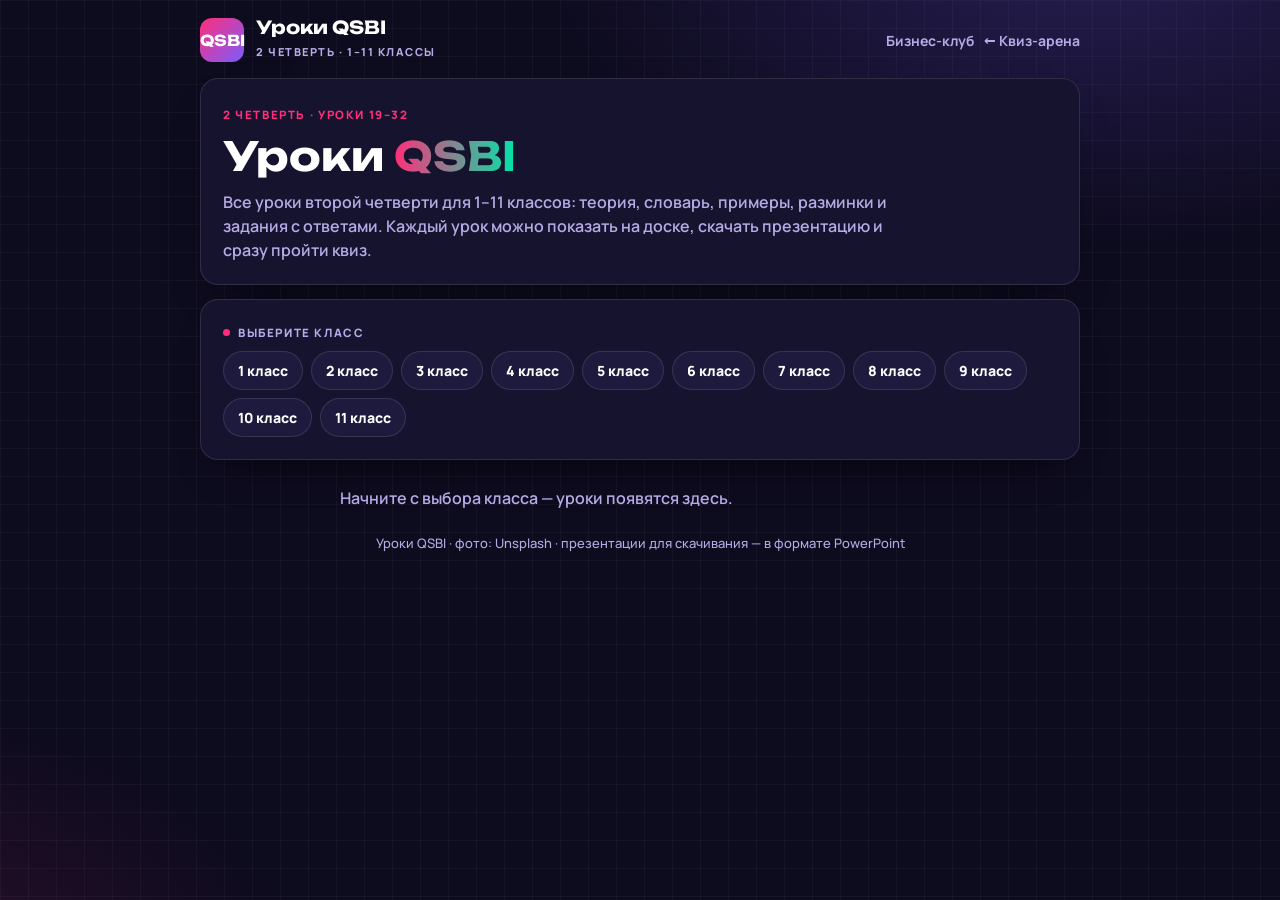
<file: lessons.html>
<!doctype html>
<html lang="ru">
<head>
<meta charset="utf-8">
<meta name="viewport" content="width=device-width,initial-scale=1,viewport-fit=cover">
<title>Уроки QSBI</title>
<meta name="description" content="Уроки QSBI второй четверти для 1–11 классов: теория, словарь, примеры, разминки и задания с ответами. Режим показа на доске, презентации для скачивания и квиз по каждому уроку.">
<meta name="theme-color" content="#0D0B1E">
<link rel="manifest" href="manifest.webmanifest">
<link rel="icon" href="icons/icon-192.png" type="image/png">
<link rel="preconnect" href="https://fonts.googleapis.com"><link rel="preconnect" href="https://fonts.gstatic.com" crossorigin>
<link href="https://fonts.googleapis.com/css2?family=Unbounded:wght@500;600;700&family=Manrope:wght@500;600;700;800&display=swap" rel="stylesheet">
<style>
/* QSym: the 17 symbols the site uses (₸ → − ÷ ≈ ★ ≠ ✕ ↺ ↗ ◆ ∑ ² ← ✔ ▶ ∞), cut from DejaVu Sans (free licence,
   dejavu-fonts.github.io). Shipped inside the page so old systems without these glyphs still show them. */
@font-face{font-family:'QSym';font-weight:400;font-display:block;src:url([data-uri]) format('woff2');unicode-range:U+20B8,U+2192,U+2212,U+00F7,U+2248,U+2605,U+2260,U+2715,U+21BA,U+2197,U+25C6,U+2211,U+00B2,U+2190,U+2714,U+25B6,U+221E}
@font-face{font-family:'QSym';font-weight:700;font-display:block;src:url([data-uri]) format('woff2');unicode-range:U+20B8,U+2192,U+2212,U+00F7,U+2248,U+2605,U+2260,U+2715,U+21BA,U+2197,U+25C6,U+2211,U+00B2,U+2190,U+2714,U+25B6,U+221E}
</style>
<style>
:root{
  --bg:#0D0B1E; --surface:#16132E; --surface2:#1E1A3D; --line:rgba(255,255,255,.11); --ink:#FFFFFF; --muted:#B6ABE6;
  --pink:#FF2E7A; --yellow:#FFC93C; --mint:#00E5A8; --blue:#3FC6FF; --violet:#7C5CFF; --red:#FF5C5C;
  --display:'QSym','Unbounded','Manrope',system-ui,sans-serif; --body:'QSym','Manrope',system-ui,-apple-system,sans-serif;
  color-scheme:dark;
}
*{box-sizing:border-box}
body{margin:0;color:var(--ink);font:500 16px/1.5 var(--body);padding-left:max(16px,env(safe-area-inset-left));padding-right:max(16px,env(safe-area-inset-right));padding-block:18px 60px;min-height:100vh;
  background:radial-gradient(900px 520px at 85% -8%,rgba(124,92,255,.24),transparent 62%),radial-gradient(760px 460px at -12% 108%,rgba(255,46,122,.13),transparent 60%),
  linear-gradient(rgba(255,255,255,.03) 1px,transparent 1px) 0 0/28px 28px,linear-gradient(90deg,rgba(255,255,255,.03) 1px,transparent 1px) 0 0/28px 28px,var(--bg);background-attachment:fixed}
h1,h2,h3{font-family:var(--display);margin:0;text-wrap:balance}
button{font-family:inherit;color:inherit}
[hidden]{display:none!important}
:focus-visible{outline:3px solid var(--blue);outline-offset:2px;border-radius:10px}
@media (prefers-reduced-motion:reduce){*{animation:none!important;transition:none!important}}
.app{max-width:880px;margin:0 auto;display:flex;flex-direction:column;gap:16px}
.top{display:flex;align-items:center;justify-content:space-between;gap:12px;flex-wrap:wrap}
.brand{display:flex;align-items:center;gap:12px;text-decoration:none;color:inherit}
.badge{width:44px;height:44px;border-radius:12px;display:grid;place-items:center;background:linear-gradient(135deg,var(--pink),var(--violet));font:700 15px var(--display)}
.brand b{display:block;font:700 18px/1.1 var(--display)}
.brand span{font-size:11px;letter-spacing:.14em;text-transform:uppercase;color:var(--muted);font-weight:800}
.back{color:var(--muted);text-decoration:none;font-weight:700;font-size:14px}
.xp{display:flex;align-items:center;gap:10px;background:var(--surface);border:1px solid var(--line);border-radius:999px;padding:6px 14px 6px 6px}
.xp i{font-style:normal;font:700 11px var(--display);padding:6px 10px;border-radius:999px;background:var(--yellow);color:#1b1300;letter-spacing:.04em}
.xp span{font-weight:800;font-size:14px}
.tabs{display:flex;gap:6px;overflow-x:auto;scrollbar-width:none;padding-bottom:2px}
.tabs a{flex:none;text-decoration:none;color:var(--ink);background:var(--surface2);border:1px solid var(--line);border-radius:12px;padding:10px 14px;font-weight:800;font-size:14px}
.tabs a[aria-current="page"]{background:#fff;color:var(--bg);border-color:#fff}
.card{background:var(--surface);border:1px solid var(--line);border-radius:18px;padding:22px;box-shadow:0 22px 44px -26px rgba(0,0,0,.85)}
.kick{font-size:11.5px;font-weight:800;letter-spacing:.14em;text-transform:uppercase;color:var(--pink)}
.hero h1{font-size:clamp(26px,5vw,40px);line-height:1.08;margin-top:10px}
.hero h1 em{font-style:normal;background:linear-gradient(90deg,var(--pink),var(--mint));-webkit-background-clip:text;background-clip:text;color:transparent}
.lede{color:var(--muted);font-weight:600;margin:12px 0 0;max-width:42em}
.grid{display:grid;gap:12px;grid-template-columns:repeat(auto-fill,minmax(min(100%,240px),1fr))}
.tile{display:flex;flex-direction:column;gap:6px;text-decoration:none;color:inherit;background:var(--surface2);border:1px solid var(--line);border-radius:16px;padding:16px;min-width:0;cursor:pointer;text-align:left}
.tile:hover{border-color:rgba(255,255,255,.3)}
.tile .e{font-size:26px}
.tile b{font:700 15px/1.25 var(--display)}
.tile span{color:var(--muted);font-size:14px}
.label{font-size:11.5px;font-weight:800;letter-spacing:.14em;text-transform:uppercase;color:var(--muted);margin:2px 0 10px;display:flex;align-items:center;gap:8px}
.label::before{content:"";width:7px;height:7px;border-radius:50%;background:var(--pink)}
.chips{display:flex;flex-wrap:wrap;gap:8px}
.chip{border:1px solid var(--line);background:var(--surface2);border-radius:999px;padding:9px 14px;font-weight:800;font-size:14px;cursor:pointer}
.chip[aria-pressed="true"]{background:var(--blue);color:#05131B;border-color:var(--blue)}
.btn{display:inline-flex;align-items:center;justify-content:center;gap:8px;border:0;border-radius:14px;padding:14px 20px;font-weight:800;font-size:16px;cursor:pointer;text-decoration:none}
.btn-primary{background:var(--mint);color:#05140F;box-shadow:0 12px 26px -12px rgba(0,229,168,.65)}
.btn-pink{background:var(--pink);color:#fff}
.btn-yellow{background:var(--yellow);color:#1b1300}
.btn-ghost{background:transparent;border:1px solid var(--line);color:var(--ink)}
.row{display:flex;flex-wrap:wrap;gap:10px;align-items:center}
.stack{display:flex;flex-direction:column;gap:14px}
/* icons (inline SVG, no emoji font needed) */
.ic{width:1.1em;height:1.1em;vertical-align:-.2em;flex:none}
.tabs a .ic{color:var(--pink);margin-right:2px}
.tabs a[aria-current="page"] .ic{color:var(--violet)}
.tile .e{width:48px;height:48px;border-radius:14px;display:grid;place-items:center;font-size:24px;color:#D7CCFF;background:linear-gradient(135deg,rgba(124,92,255,.32),rgba(255,46,122,.22));border:1px solid rgba(255,255,255,.12)}
.grid > :nth-child(3n+2) .e{color:#9FF3DA;background:linear-gradient(135deg,rgba(0,229,168,.26),rgba(63,198,255,.18))}
.grid > :nth-child(3n) .e{color:#FFE29A;background:linear-gradient(135deg,rgba(255,201,60,.26),rgba(255,46,122,.18))}
.tag .ic,.btn .ic,.chip .ic{font-size:1.05em}
.explain .ic.ok{color:var(--mint)} .explain .ic.no{color:var(--pink)}
.crazy .ic,.fact .ic,.event .ic{color:var(--yellow)}
/* ───────── lessons ───────── */
.center{text-align:center}
.hero h1 em{font-style:normal}
.lgrid{grid-template-columns:repeat(auto-fill,minmax(min(100%,250px),1fr))}
.ltile{padding:0;overflow:hidden;gap:4px}
.ltile>*:not(img){padding-inline:16px}
.ltile b{padding-bottom:2px}
.ltile>span:last-child{padding-bottom:16px}
.lthumb{width:100%;aspect-ratio:16/9;object-fit:cover;display:block;border-bottom:1px solid var(--line);margin-bottom:10px;max-width:100%}
.lnum{font:700 11px var(--display);letter-spacing:.12em;text-transform:uppercase;color:var(--yellow)!important}
.chips.static .chip{cursor:default}
.chip.soft{background:transparent;color:var(--muted)}
.crumbs a{color:var(--muted);text-decoration:none;font-weight:800;display:inline-flex;align-items:center;gap:4px}
.crumbs a:hover{color:var(--ink)}
.actions{display:flex;flex-wrap:wrap;gap:10px;padding:14px}
.actions .btn small{font-weight:600;opacity:.7;font-size:13px}
.btn.xl{font-size:19px;padding:18px 26px;margin-top:6px}
.slides{display:flex;flex-direction:column;gap:16px}
.slide{background:var(--surface);border:1px solid var(--line);border-radius:20px;padding:22px;display:flex;flex-direction:column;gap:16px;box-shadow:0 22px 44px -26px rgba(0,0,0,.85);min-width:0}
.shead .kick{display:block;margin-bottom:6px}
.slide h2{font-size:clamp(20px,3.4vw,28px);line-height:1.15}
.sbody{display:flex;flex-direction:column;gap:14px;min-width:0}
.sbody p{margin:0}
.big{font-size:clamp(17px,2.4vw,21px);font-weight:600;line-height:1.5}
.stitle{background:linear-gradient(135deg,rgba(124,92,255,.28),rgba(255,46,122,.16) 60%,rgba(0,229,168,.12)),var(--surface)}
.stitle h2{font-size:clamp(26px,5vw,44px)}
.tphoto{margin:0;border-radius:14px;overflow:hidden;position:relative;max-height:340px}
.tphoto img{width:100%;max-width:100%;height:100%;max-height:340px;object-fit:cover;display:block}
figcaption{font-size:11px;color:var(--muted);padding:6px 2px 0}
.tphoto figcaption{position:absolute;right:8px;bottom:6px;background:rgba(0,0,0,.55);color:#ddd;padding:2px 8px;border-radius:6px}
.n{flex:none;width:30px;height:30px;border-radius:50%;display:grid;place-items:center;font:700 14px var(--display);background:var(--yellow);color:#1b1300}
.n.blue{background:var(--blue);color:#05131B}
.rules{margin:0;padding-left:20px;color:var(--muted);font-weight:600;display:grid;gap:4px}
.wgrid{display:grid;gap:10px;grid-template-columns:repeat(auto-fill,minmax(min(100%,240px),1fr))}
.wcard{background:var(--surface2);border:1px solid var(--line);border-radius:14px;padding:14px;display:flex;flex-direction:column;gap:8px;min-width:0}
.wcard b{font:700 16px/1.25 var(--display)}
.first{align-self:flex-start;font:700 15px var(--display);background:var(--violet);border-radius:8px;padding:3px 10px}
.match{display:grid;grid-template-columns:minmax(0,.8fr) minmax(0,1.2fr);gap:12px}
.match>div{display:flex;flex-direction:column;gap:8px}
.mterm,.mdef{display:flex;align-items:center;gap:10px;background:var(--surface2);border:1px solid var(--line);border-radius:12px;padding:10px 12px;min-height:56px}
.mterm b{flex:1;min-width:0}
.tag{display:inline-block;font:700 12px var(--display);background:var(--mint);color:#05140F;border-radius:6px;padding:2px 8px;flex:none}
@media (max-width:600px){.match{grid-template-columns:1fr}}
.ans{display:none!important}
.shown .ans{display:flex!important;animation:pop .25s ease}
.shown span.ans,.shown .tag.ans{display:inline-block!important}
.shown .answers.ans{display:block!important}
@keyframes pop{from{opacity:0;transform:translateY(4px)}}
p.ans{gap:6px;align-items:flex-start;font-weight:800}
.ans.ok{color:var(--mint)} .ans.no{color:var(--pink)}
.reveal{align-self:flex-start}
.checks{list-style:none;margin:0;padding:0;display:grid;gap:8px}
.checks li{display:flex;gap:10px;align-items:flex-start;font-weight:600}
.checks .ic{color:var(--mint);margin-top:3px}
.note{display:flex;gap:10px;align-items:flex-start;border-radius:14px;padding:12px 14px;font-weight:600}
.note.gold{background:rgba(255,201,60,.14);border:1px solid rgba(255,201,60,.35)}
.note .ic{color:var(--yellow);margin-top:3px}
.tline{display:flex;height:44px;border-radius:12px;overflow:hidden;gap:2px}
.tline span{display:grid;place-items:center;font:700 14px var(--display);color:#0D0B1E;min-width:0;overflow:hidden}
.c0{background:var(--blue)} .c1{background:var(--pink)} .c2{background:var(--mint)} .c3{background:var(--yellow)} .c4{background:var(--violet)} .c5{background:var(--red)}
.stages{list-style:none;margin:0;padding:0;display:grid;gap:6px}
.stages li{display:grid;grid-template-columns:14px 1fr auto;gap:10px;align-items:center}
.stages i{width:12px;height:12px;border-radius:3px}
.stages span{color:var(--muted);font-weight:800;font-variant-numeric:tabular-nums}
.flips{display:grid;gap:10px;grid-template-columns:repeat(auto-fill,minmax(min(100%,220px),1fr))}
.flip{position:relative;min-height:120px;border:1px solid var(--line);border-radius:14px;background:var(--surface2);padding:14px;text-align:left;cursor:pointer;display:grid}
.flip span{grid-area:1/1;display:flex;align-items:center;transition:opacity .2s}
.flip .f{font:700 17px/1.25 var(--display)}
.flip .b{opacity:0;font-weight:600;color:#E9E3FF}
.flip.turned{background:linear-gradient(135deg,rgba(124,92,255,.3),rgba(63,198,255,.16));border-color:rgba(124,92,255,.6)}
.flip.turned .f{opacity:0} .flip.turned .b{opacity:1}
.eng{color:var(--muted);font-weight:600}
.pcards{display:grid;gap:10px;grid-template-columns:repeat(auto-fit,minmax(min(100%,230px),1fr))}
.pcard{background:var(--surface2)!important;border:1px solid var(--line);border-top:4px solid var(--blue);border-radius:14px;padding:14px;font-weight:600;line-height:1.5;display:flex;flex-direction:column;gap:6px;min-width:0}
.pcard.c1{border-top-color:var(--pink)} .pcard.c2{border-top-color:var(--mint)} .pcard.c3{border-top-color:var(--yellow)}
.pcard .lab{font:700 11.5px var(--display);letter-spacing:.1em;text-transform:uppercase;color:var(--yellow);display:flex;gap:6px;align-items:center}
.pcard .link{font-style:normal;color:var(--mint);font-size:14px}
.flow{list-style:none;margin:0;padding:0;display:grid;gap:10px;counter-reset:x}
.flow li{display:flex;gap:12px;align-items:flex-start;background:var(--surface2);border:1px solid var(--line);border-radius:14px;padding:12px 14px;font-weight:600}
.board{background:#1E3A33;border:10px solid #6B4423;border-radius:12px;padding:22px;box-shadow:inset 0 0 40px rgba(0,0,0,.35)}
.board p{font:600 clamp(18px,2.6vw,24px)/1.5 var(--body);color:#F4F1E6;font-style:italic}
.pq{display:grid;grid-template-columns:minmax(0,1.3fr) minmax(0,1fr);gap:14px;align-items:start}
.pq figure{margin:0}
.pq img{width:100%;max-width:100%;border-radius:14px;display:block}
.bubbles{display:flex;flex-direction:column;gap:12px}
.bubble{background:var(--surface2);border:1px solid var(--line);border-radius:18px 18px 18px 4px;padding:14px 16px;font-weight:700}
.bubble.gold{background:var(--yellow);color:#1b1300;border-color:var(--yellow)}
@media (max-width:640px){.pq{grid-template-columns:1fr}}
.mf{display:grid;grid-template-columns:1fr 1fr;gap:12px}
.mf>div{border-radius:14px;padding:16px;display:flex;flex-direction:column;gap:8px;font-weight:600}
.mf span{font:700 13px var(--display);letter-spacing:.08em;text-transform:uppercase;display:flex;gap:6px;align-items:center}
.myth{background:rgba(255,92,92,.12);border:1px solid rgba(255,92,92,.45)} .myth span{color:var(--red)}
.fix{background:rgba(0,229,168,.1);border:1px solid rgba(0,229,168,.4)} .fix span{color:var(--mint)}
@media (max-width:600px){.mf{grid-template-columns:1fr}}
.qs{margin:0;padding-left:22px;display:grid;gap:12px}
.qs li{font-weight:600}
.qs .ans{margin-top:4px}
.sdark{background:linear-gradient(135deg,#221C4A,#16132E)}
.fact .ic{color:var(--yellow)}
.task{margin:0;padding-left:20px;display:grid;gap:8px;font-weight:600;line-height:1.5}
.task b{color:var(--yellow)}
.answers{background:rgba(0,229,168,.08);border:1px solid rgba(0,229,168,.35);border-radius:14px;padding:14px}
.answers .lab{font:700 12px var(--display);letter-spacing:.1em;text-transform:uppercase;color:var(--mint);display:flex;gap:6px;align-items:center;margin-bottom:8px}
.answers ul{list-style:none;margin:0;padding:0;display:grid;gap:8px}
.answers li{display:flex;gap:10px;align-items:baseline;font-weight:700}
.pn{display:grid;grid-template-columns:1fr 1fr;gap:12px}
.pn .tile span{color:var(--muted);font-weight:800;font-size:13px;display:flex;gap:4px;align-items:center}
.pn .next{text-align:right}.pn .next span{justify-content:flex-end}
@media (max-width:560px){.pn{grid-template-columns:1fr}}
/* board mode: one slide fills the screen, type scales with the screen */
body.presenting{overflow:hidden}
body.presenting .app>*:not(#app),body.presenting #app>*:not(.slides),body.presenting .slide:not(.on){display:none!important}
body.presenting .slide.on{position:fixed;inset:0;z-index:20;border-radius:0;border:0;overflow:auto;justify-content:flex-start;
  padding:clamp(24px,4vh,56px) max(clamp(24px,5vw,90px),env(safe-area-inset-right)) calc(88px + env(safe-area-inset-bottom)) max(clamp(24px,5vw,90px),env(safe-area-inset-left));font-size:clamp(17px,1.6vw,30px)}
body.presenting .slide.on>.shead{margin-top:auto}body.presenting .slide.on>.sbody{margin-bottom:auto}
body.presenting .slide.on h2{font-size:clamp(28px,3.4vw,64px)}
body.presenting .slide.on .big,body.presenting .slide.on .board p{font-size:clamp(22px,2.2vw,42px)}
body.presenting .slide.on .wcard b,body.presenting .slide.on .flip .f{font-size:clamp(17px,1.6vw,30px)}
body.presenting .slide.on .tphoto,body.presenting .slide.on .tphoto img{max-height:42vh}
body.presenting .slide.on .pq img{max-height:62vh;object-fit:cover}
.pbar{position:fixed;z-index:30;left:50%;transform:translateX(-50%);bottom:calc(14px + env(safe-area-inset-bottom));display:flex;gap:6px;align-items:center;background:rgba(13,11,30,.92);border:1px solid var(--line);border-radius:999px;padding:6px}
.pbtn{width:44px;height:44px;border-radius:50%;border:1px solid var(--line);background:var(--surface2);display:grid;place-items:center;cursor:pointer;font-size:18px}
.pbtn:hover{background:var(--violet)}
.pcount{font:700 14px var(--display);min-width:64px;text-align:center;font-variant-numeric:tabular-nums}
footer{color:var(--muted);font-size:13px;text-align:center;padding-top:8px}
.spractice{border-color:rgba(255,201,60,.45);background:linear-gradient(160deg,rgba(255,201,60,.10),transparent 45%),var(--surface)}
.spractice .shead .kick{color:var(--yellow)}
.roles{display:grid;gap:10px;grid-template-columns:repeat(auto-fit,minmax(min(100%,200px),1fr))}
.role{background:var(--surface2);border:1px solid var(--line);border-top:4px solid var(--blue);border-radius:14px;padding:12px 14px;display:flex;flex-direction:column;gap:4px;min-width:0}
.role.c1{border-top-color:var(--pink)} .role.c2{border-top-color:var(--mint)} .role.c3{border-top-color:var(--yellow)}
.role b{font:700 16px/1.2 var(--display)} .role p{margin:0;color:#E2DCFF;font-weight:600;font-size:15px}
.ptimer{display:flex;justify-content:flex-end;margin-top:10px}
.tbtn{display:inline-flex;align-items:center;gap:6px;background:transparent;border:1px solid currentColor;color:inherit;opacity:.55;border-radius:999px;padding:6px 12px;font:700 14px/1 inherit;cursor:pointer}
.tbtn:hover,.tbtn:focus-visible{opacity:1}
.tbtn svg{width:16px;height:16px}
.ptimer.run .tbtn,.ptimer.end .tbtn{opacity:1}
.ptimer.run [data-timer]{background:var(--mint);color:#0d0b1e;border-color:transparent;font-variant-numeric:tabular-nums;font-size:20px;padding:10px 18px}
.ptimer.end [data-timer]{background:var(--red);color:#fff;animation:tpulse .6s ease-in-out 4 alternate}
@keyframes tpulse{to{transform:scale(1.06)}}
.twist{background:rgba(255,46,122,.12);border:1px solid rgba(255,46,122,.45);border-radius:14px;padding:14px 16px}
.twist .lab,.story .src{display:flex;gap:6px;align-items:center;font:700 12px var(--display);letter-spacing:.1em;text-transform:uppercase;color:var(--pink)}
.twist p{margin:6px 0 0;font-weight:700;font-size:clamp(17px,2.2vw,21px)}
.hook{font:700 clamp(18px,2.6vw,24px)/1.35 var(--display);color:var(--yellow);margin:0}
.story{border-left:3px solid var(--violet);padding-left:14px;display:flex;flex-direction:column;gap:8px;font-weight:600;line-height:1.55}
.story .src{color:var(--muted);text-transform:none;letter-spacing:0;font:600 13px var(--body)}
.votes{display:grid;gap:10px;grid-template-columns:repeat(auto-fit,minmax(min(100%,260px),1fr))}
.vote{display:flex;align-items:center;gap:12px;text-align:left;background:var(--surface2);border:1px solid var(--line);border-radius:14px;padding:12px 14px;color:var(--ink);font:600 16px/1.35 var(--body);cursor:pointer;min-width:0;transition:transform .1s}
.vote.hit{transform:scale(.97);border-color:var(--yellow)}
.vote .vl{flex:none;width:34px;height:34px;border-radius:10px;display:grid;place-items:center;font:700 16px var(--display);background:var(--violet)}
.vote .vt{flex:1;min-width:0}
.vote .vc{flex:none;min-width:42px;margin-left:8px;text-align:center;font:700 20px var(--display);color:var(--yellow);font-variant-numeric:tabular-nums}
.votes.done .vote{cursor:default;opacity:.55}
.votes.done .vote.right{opacity:1;border-color:var(--mint);background:rgba(0,229,168,.12)}
.votes.done .vote.right .vl{background:var(--mint);color:#05140F}
.votes.done .vote .ic{color:var(--mint);font-size:22px}
.vhint{margin:-4px 0 0}
body.presenting .slide.on .role p,body.presenting .slide.on .vote{font-size:clamp(16px,1.5vw,26px)}
body.presenting .slide.on .hook{font-size:clamp(22px,2.4vw,40px)}
.blackout{position:fixed;inset:0;z-index:50;background:#000;cursor:none}
</style>
</head>
<body>
<div class="app">
  <div class="top">
    <a class="brand" href="#"><div class="badge">QSBI</div><div><b>Уроки QSBI</b><span>2 четверть · 1–11 классы</span></div></a>
    <div class="row"><a class="back" href="club.html">Бизнес-клуб</a><a class="back" href="index.html">← Квиз-арена</a></div>
  </div>
  <main id="app" class="stack"></main>
  <footer>Уроки QSBI · фото: Unsplash · презентации для скачивания — в формате PowerPoint</footer>
</div>
<script src="icons.js"></script>
<script src="clicker.js"></script>
<script src="lessons/data/index.js"></script>
<script src="lessons/lessons.js"></script>
</body>
</html>
</file>
